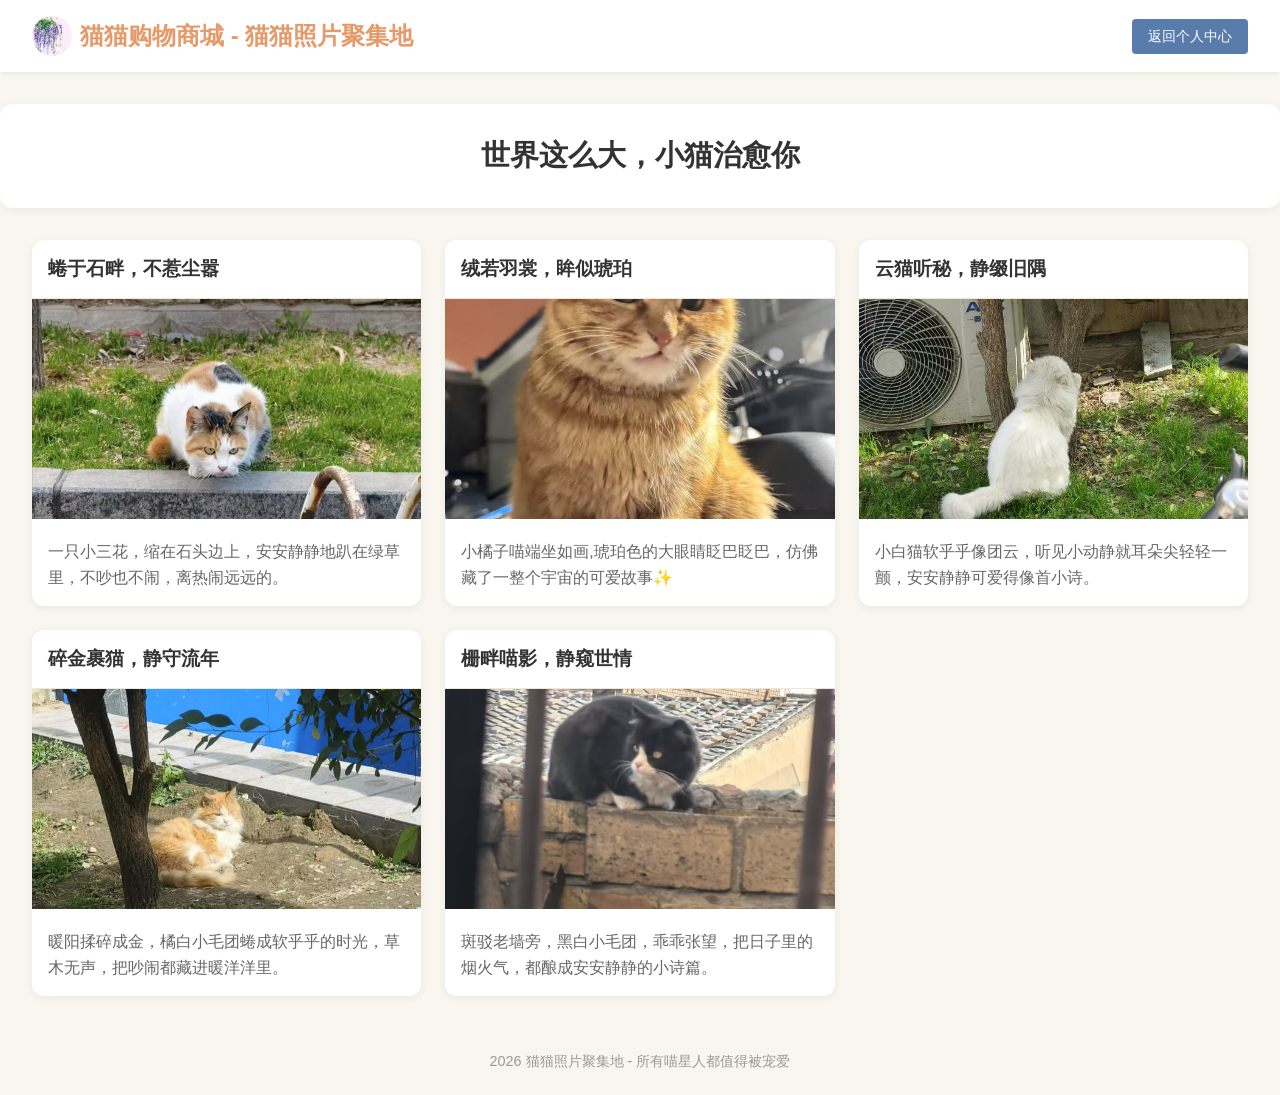
<file: index.html>
<!DOCTYPE html>
<html lang="zh-CN">
<head>
    <meta charset="UTF-8">
    <meta name="viewport" content="width=device-width, initial-scale=1.0">
    <title>猫猫照片聚集地 | 世界这么大，小猫治愈你</title>
    <link rel="stylesheet" href="css/style/Home page.css">   
</head>
<body>
    <!-- 顶部导航 -->
    <div class="top-bar">
        <div class="logo">
            <img src="img/favicon.ico" alt="logo">
            猫猫购物商城 - 猫猫照片聚集地
        </div>
        <a href="Personal Center.html" class="btn back-btn">返回个人中心</a >
    </div>

    <!-- 标题区域 -->
    <div class="title-box">
        <h1>世界这么大，小猫治愈你</h1>
    </div>

    <!-- 猫猫卡片 -->
    <div class="card-wrap">
        <div class="cat-card">
            <h2 class="card-title">蜷于石畔，不惹尘嚣</h2>
            <img class="cat-img" src="img/猫1.jpg" alt="小三花猫">
            <p class="card-text">一只小三花，缩在石头边上，安安静静地趴在绿草里，不吵也不闹，离热闹远远的。</p >
        </div>

        <div class="cat-card">
            <h2 class="card-title">绒若羽裳，眸似琥珀</h2>
            <img class="cat-img" src="img/猫2.jpg" alt="小橘猫">
            <p class="card-text">小橘子喵端坐如画,琥珀色的大眼睛眨巴眨巴，仿佛藏了一整个宇宙的可爱故事✨</p >
        </div>

        <div class="cat-card">
            <h2 class="card-title">云猫听秘，静缀旧隅</h2>
            <img class="cat-img" src="img/猫3.jpg" alt="小白猫">
            <p class="card-text">小白猫软乎乎像团云，听见小动静就耳朵尖轻轻一颤，安安静静可爱得像首小诗。</p >
        </div>

        <div class="cat-card">
            <h2 class="card-title">碎金裹猫，静守流年</h2>
            <img class="cat-img" src="img/猫4.jpg" alt="橘白小猫">
            <p class="card-text">暖阳揉碎成金，橘白小毛团蜷成软乎乎的时光，草木无声，把吵闹都藏进暖洋洋里。</p >
        </div>

        <div class="cat-card">
            <h2 class="card-title">栅畔喵影，静窥世情</h2>
            <img class="cat-img" src="img/猫7.jpg" alt="黑白小猫">
            <p class="card-text">斑驳老墙旁，黑白小毛团，乖乖张望，把日子里的烟火气，都酿成安安静静的小诗篇。</p >
        </div>
    </div>

    <!-- 页脚 -->
    <footer>
        <p>2026 猫猫照片聚集地 - 所有喵星人都值得被宠爱</p >
    </footer>
</body>
</html>
</file>
<file: css/style/Home page.css>
* {
            margin: 0;
            padding: 0;
            box-sizing: border-box;
            font-family: "Microsoft Yahei", sans-serif;
        }

        body {
            background-color: #f9f6f0;
            color: #333;
        }

        /* 顶部导航 */
        .top-bar {
            display: flex;
            justify-content: space-between;
            align-items: center;
            padding: 1rem 2rem;
            background-color: #fff;
            box-shadow: 0 2px 4px rgba(0,0,0,0.05);
        }

        .top-bar .logo {
            font-size: 1.5rem;
            font-weight: bold;
            color: #e69a6a;
            display: flex;
            align-items: center;
            gap: 0.5rem;
        }

        .top-bar .logo img {
            width: 40px;
            height: 40px;
            border-radius: 50%;
        }

        .top-bar .btn {
            padding: 0.5rem 1rem;
            border-radius: 4px;
            text-decoration: none;
            font-size: 0.9rem;
        }

        .top-bar .back-btn {
            background-color: #5a7cad;
            color: #fff;
        }

        /* 标题区域 */
        .title-box {
            padding: 2rem;
            text-align: center;
            background-color: #fff;
            margin: 2rem auto;
            max-width: 1400px;
            border-radius: 12px;
            box-shadow: 0 2px 8px rgba(0,0,0,0.06);
        }

        .title-box h1 {
            font-size: 1.8rem;
            color: #333;
        }

        /* 猫猫卡片容器 */
        .card-wrap {
            display: grid;
            grid-template-columns: repeat(auto-fill, minmax(320px, 1fr));
            gap: 1.5rem;
            padding: 0 2rem 2rem;
            max-width: 1400px;
            margin: 0 auto;
        }

        /* 猫猫卡片 */
        .cat-card {
            background-color: #fff;
            border-radius: 12px;
            overflow: hidden;
            box-shadow: 0 2px 8px rgba(0,0,0,0.06);
            transition: all 0.2s;
        }

        .cat-card:hover {
            box-shadow: 0 4px 12px rgba(0,0,0,0.08);
        }

        .card-title {
            font-size: 1.2rem;
            padding: 1rem;
            color: #333;
            border-bottom: 1px solid #f0e6d6;
        }

        .cat-img {
            width: 100%;
            height: 220px;
            object-fit: cover;
        }

        .card-text {
            padding: 1rem;
            line-height: 1.6;
            color: #666;
        }

        /* 页脚 */
        footer {
            text-align: center;
            padding: 1.5rem;
            color: #999;
            font-size: 0.9rem;
        }
</file>
